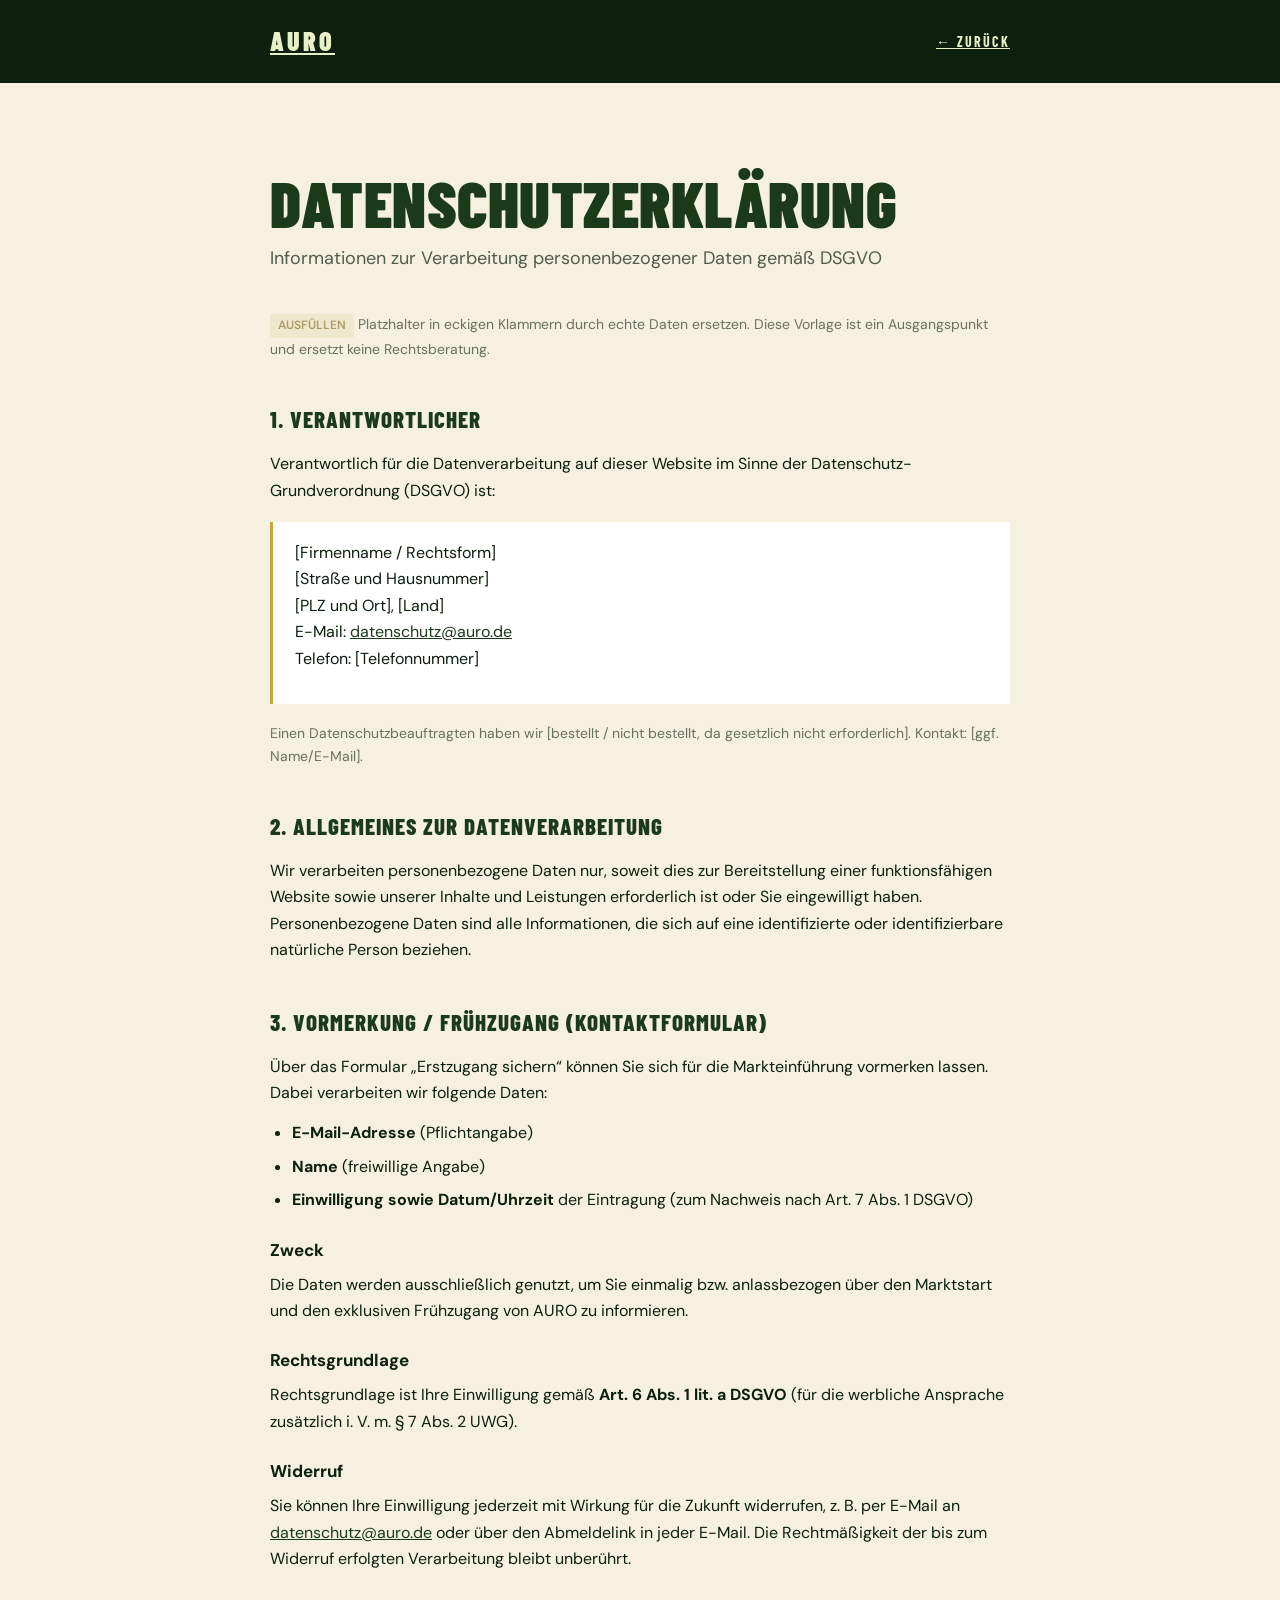
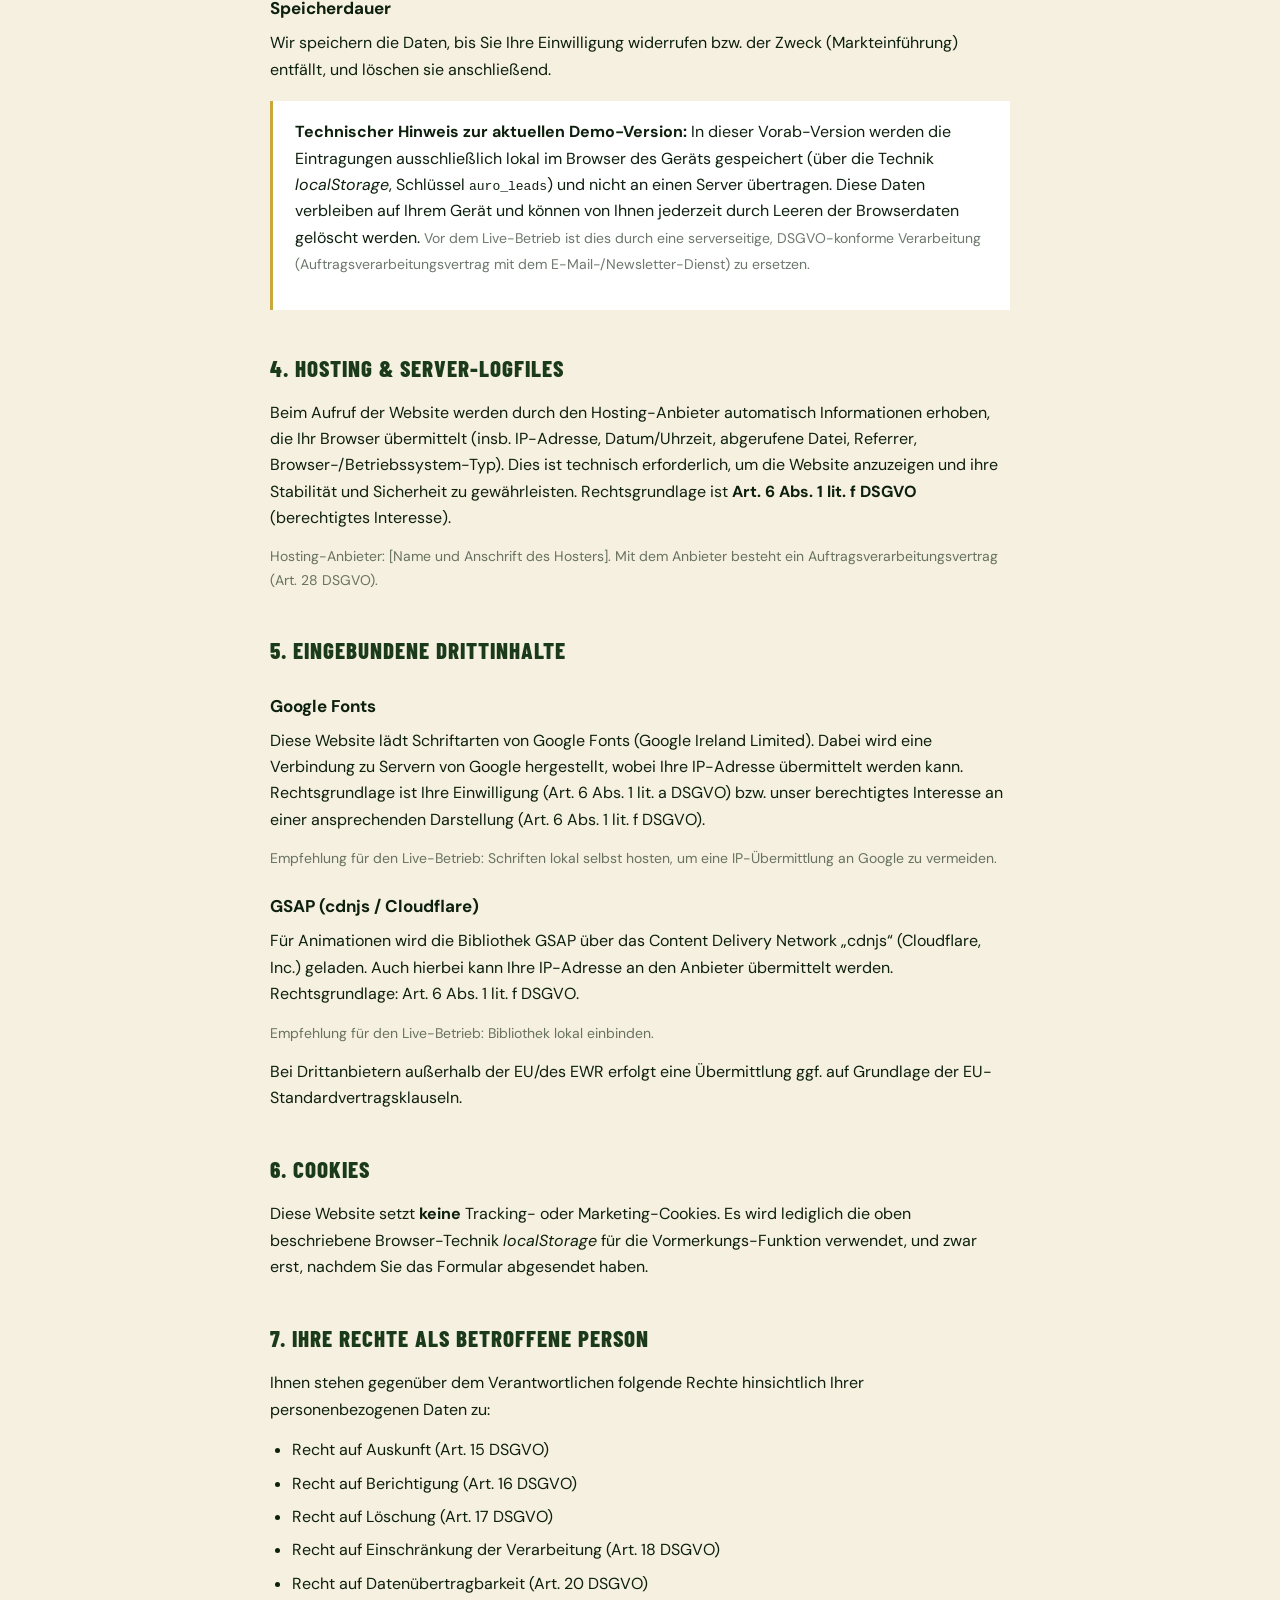
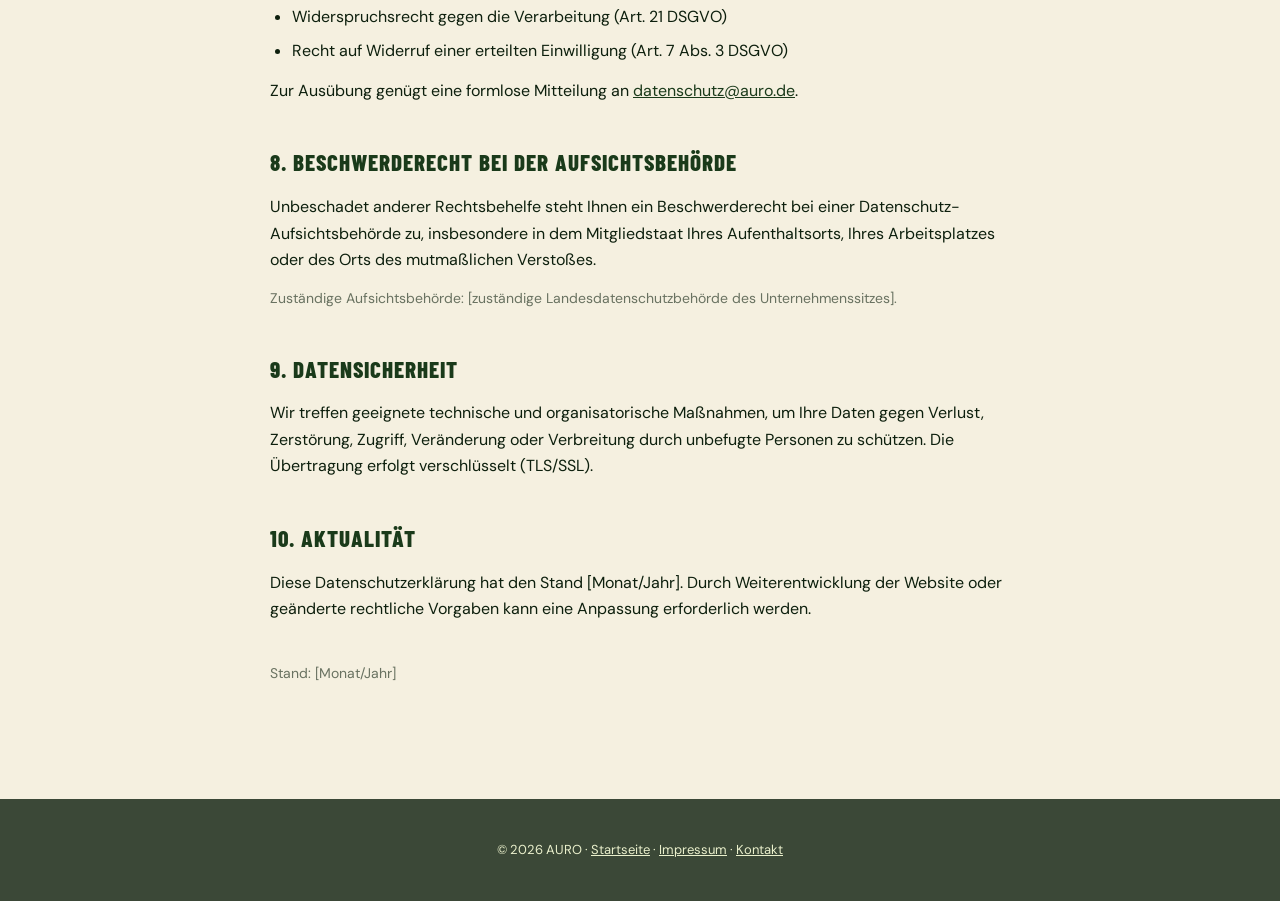
<file: datenschutz.html>
<!DOCTYPE html>
<html lang="de">
<head>
<meta charset="UTF-8">
<meta name="viewport" content="width=device-width, initial-scale=1.0">
<title>Datenschutzerklärung — AURO</title>
<meta name="robots" content="noindex">
<link rel="icon" type="image/svg+xml" href="favicon.svg">
<link rel="preconnect" href="https://fonts.googleapis.com">
<link rel="preconnect" href="https://fonts.gstatic.com" crossorigin>
<link href="https://fonts.googleapis.com/css2?family=Barlow+Condensed:wght@600;700;800;900&family=DM+Sans:wght@400;500;600;700&display=swap" rel="stylesheet">
<style>
:root{
  --verde:#1a3a1a; --crema:#e8f0c8; --marfil:#f5f0e0; --dorado:#c8a83c; --verde-negro:#0d1f0d;
  --font-display:"Barlow Condensed","Arial Narrow",sans-serif;
  --font-body:"DM Sans",system-ui,sans-serif;
}
*,*::before,*::after{box-sizing:border-box;margin:0;padding:0;}
body{font-family:var(--font-body);background:var(--marfil);color:var(--verde-negro);line-height:1.65;-webkit-font-smoothing:antialiased;}
a{color:var(--verde);}
.topbar{background:var(--verde-negro);color:var(--crema);}
.topbar .inner{max-width:820px;margin-inline:auto;padding:20px clamp(20px,5vw,40px);display:flex;align-items:center;justify-content:space-between;}
.brand{font-family:var(--font-display);font-weight:900;text-transform:uppercase;letter-spacing:3px;font-size:26px;color:var(--crema);}
.back{font-family:var(--font-display);font-weight:700;text-transform:uppercase;letter-spacing:2px;font-size:14px;color:var(--crema);}
.back:hover{color:var(--dorado);}
.wrap{max-width:820px;margin-inline:auto;padding:clamp(48px,8vw,90px) clamp(20px,5vw,40px) 100px;}
h1{font-family:var(--font-display);font-weight:900;text-transform:uppercase;letter-spacing:.5px;font-size:clamp(38px,7vw,64px);color:var(--verde);line-height:.95;margin-bottom:10px;}
.lead{font-size:18px;opacity:.7;margin-bottom:40px;}
h2{font-family:var(--font-display);font-weight:800;text-transform:uppercase;letter-spacing:1px;font-size:23px;color:var(--verde);margin:40px 0 12px;}
h3{font-weight:700;font-size:17px;margin:22px 0 8px;}
p{margin-bottom:14px;}
ul{margin:0 0 14px 22px;}
li{margin-bottom:7px;}
.box{background:#fff;border-left:3px solid var(--dorado);padding:18px 22px;margin:18px 0;}
.muted{font-size:14px;opacity:.6;}
.tag{display:inline-block;background:rgba(200,168,60,.18);color:#7a6418;padding:2px 8px;border-radius:2px;font-size:12px;font-weight:600;}
footer{background:var(--verde-negro);color:var(--crema);text-align:center;padding:40px 20px;font-size:13px;opacity:.8;}
footer a{color:var(--crema);}
</style>
</head>
<body>
<div class="topbar"><div class="inner"><a href="index.html" class="brand">AURO</a><a href="index.html" class="back">← Zurück</a></div></div>

<main class="wrap">
  <h1>Datenschutz&shy;erklärung</h1>
  <p class="lead">Informationen zur Verarbeitung personenbezogener Daten gemäß DSGVO</p>

  <p class="muted"><span class="tag">AUSFÜLLEN</span> Platzhalter in eckigen Klammern durch echte Daten ersetzen. Diese Vorlage ist ein Ausgangspunkt und ersetzt keine Rechtsberatung.</p>

  <h2>1. Verantwortlicher</h2>
  <p>Verantwortlich für die Datenverarbeitung auf dieser Website im Sinne der Datenschutz-Grundverordnung (DSGVO) ist:</p>
  <div class="box">
    <p>[Firmenname / Rechtsform]<br>
    [Straße und Hausnummer]<br>
    [PLZ und Ort], [Land]<br>
    E-Mail: <a href="mailto:datenschutz@auro.de">datenschutz@auro.de</a><br>
    Telefon: [Telefonnummer]</p>
  </div>
  <p class="muted">Einen Datenschutzbeauftragten haben wir [bestellt / nicht bestellt, da gesetzlich nicht erforderlich]. Kontakt: [ggf. Name/E-Mail].</p>

  <h2>2. Allgemeines zur Datenverarbeitung</h2>
  <p>Wir verarbeiten personenbezogene Daten nur, soweit dies zur Bereitstellung einer funktionsfähigen Website sowie unserer Inhalte und Leistungen erforderlich ist oder Sie eingewilligt haben. Personenbezogene Daten sind alle Informationen, die sich auf eine identifizierte oder identifizierbare natürliche Person beziehen.</p>

  <h2>3. Vormerkung / Frühzugang (Kontaktformular)</h2>
  <p>Über das Formular „Erstzugang sichern“ können Sie sich für die Markteinführung vormerken lassen. Dabei verarbeiten wir folgende Daten:</p>
  <ul>
    <li><strong>E-Mail-Adresse</strong> (Pflichtangabe)</li>
    <li><strong>Name</strong> (freiwillige Angabe)</li>
    <li><strong>Einwilligung sowie Datum/Uhrzeit</strong> der Eintragung (zum Nachweis nach Art. 7 Abs. 1 DSGVO)</li>
  </ul>
  <h3>Zweck</h3>
  <p>Die Daten werden ausschließlich genutzt, um Sie einmalig bzw. anlassbezogen über den Marktstart und den exklusiven Frühzugang von AURO zu informieren.</p>
  <h3>Rechtsgrundlage</h3>
  <p>Rechtsgrundlage ist Ihre Einwilligung gemäß <strong>Art. 6 Abs. 1 lit. a DSGVO</strong> (für die werbliche Ansprache zusätzlich i. V. m. § 7 Abs. 2 UWG).</p>
  <h3>Widerruf</h3>
  <p>Sie können Ihre Einwilligung jederzeit mit Wirkung für die Zukunft widerrufen, z. B. per E-Mail an <a href="mailto:datenschutz@auro.de">datenschutz@auro.de</a> oder über den Abmeldelink in jeder E-Mail. Die Rechtmäßigkeit der bis zum Widerruf erfolgten Verarbeitung bleibt unberührt.</p>
  <h3>Speicherdauer</h3>
  <p>Wir speichern die Daten, bis Sie Ihre Einwilligung widerrufen bzw. der Zweck (Markteinführung) entfällt, und löschen sie anschließend.</p>
  <div class="box">
    <p><strong>Technischer Hinweis zur aktuellen Demo-Version:</strong> In dieser Vorab-Version werden die Eintragungen ausschließlich lokal im Browser des Geräts gespeichert (über die Technik <em>localStorage</em>, Schlüssel <code>auro_leads</code>) und nicht an einen Server übertragen. Diese Daten verbleiben auf Ihrem Gerät und können von Ihnen jederzeit durch Leeren der Browserdaten gelöscht werden. <span class="muted">Vor dem Live-Betrieb ist dies durch eine serverseitige, DSGVO-konforme Verarbeitung (Auftragsverarbeitungsvertrag mit dem E-Mail-/Newsletter-Dienst) zu ersetzen.</span></p>
  </div>

  <h2>4. Hosting &amp; Server-Logfiles</h2>
  <p>Beim Aufruf der Website werden durch den Hosting-Anbieter automatisch Informationen erhoben, die Ihr Browser übermittelt (insb. IP-Adresse, Datum/Uhrzeit, abgerufene Datei, Referrer, Browser-/Betriebssystem-Typ). Dies ist technisch erforderlich, um die Website anzuzeigen und ihre Stabilität und Sicherheit zu gewährleisten. Rechtsgrundlage ist <strong>Art. 6 Abs. 1 lit. f DSGVO</strong> (berechtigtes Interesse).</p>
  <p class="muted">Hosting-Anbieter: [Name und Anschrift des Hosters]. Mit dem Anbieter besteht ein Auftragsverarbeitungsvertrag (Art. 28 DSGVO).</p>

  <h2>5. Eingebundene Drittinhalte</h2>
  <h3>Google Fonts</h3>
  <p>Diese Website lädt Schriftarten von Google Fonts (Google Ireland Limited). Dabei wird eine Verbindung zu Servern von Google hergestellt, wobei Ihre IP-Adresse übermittelt werden kann. Rechtsgrundlage ist Ihre Einwilligung (Art. 6 Abs. 1 lit. a DSGVO) bzw. unser berechtigtes Interesse an einer ansprechenden Darstellung (Art. 6 Abs. 1 lit. f DSGVO).</p>
  <p class="muted">Empfehlung für den Live-Betrieb: Schriften lokal selbst hosten, um eine IP-Übermittlung an Google zu vermeiden.</p>
  <h3>GSAP (cdnjs / Cloudflare)</h3>
  <p>Für Animationen wird die Bibliothek GSAP über das Content Delivery Network „cdnjs“ (Cloudflare, Inc.) geladen. Auch hierbei kann Ihre IP-Adresse an den Anbieter übermittelt werden. Rechtsgrundlage: Art. 6 Abs. 1 lit. f DSGVO.</p>
  <p class="muted">Empfehlung für den Live-Betrieb: Bibliothek lokal einbinden.</p>
  <p>Bei Drittanbietern außerhalb der EU/des EWR erfolgt eine Übermittlung ggf. auf Grundlage der EU-Standardvertragsklauseln.</p>

  <h2>6. Cookies</h2>
  <p>Diese Website setzt <strong>keine</strong> Tracking- oder Marketing-Cookies. Es wird lediglich die oben beschriebene Browser-Technik <em>localStorage</em> für die Vormerkungs-Funktion verwendet, und zwar erst, nachdem Sie das Formular abgesendet haben.</p>

  <h2>7. Ihre Rechte als betroffene Person</h2>
  <p>Ihnen stehen gegenüber dem Verantwortlichen folgende Rechte hinsichtlich Ihrer personenbezogenen Daten zu:</p>
  <ul>
    <li>Recht auf Auskunft (Art. 15 DSGVO)</li>
    <li>Recht auf Berichtigung (Art. 16 DSGVO)</li>
    <li>Recht auf Löschung (Art. 17 DSGVO)</li>
    <li>Recht auf Einschränkung der Verarbeitung (Art. 18 DSGVO)</li>
    <li>Recht auf Datenübertragbarkeit (Art. 20 DSGVO)</li>
    <li>Widerspruchsrecht gegen die Verarbeitung (Art. 21 DSGVO)</li>
    <li>Recht auf Widerruf einer erteilten Einwilligung (Art. 7 Abs. 3 DSGVO)</li>
  </ul>
  <p>Zur Ausübung genügt eine formlose Mitteilung an <a href="mailto:datenschutz@auro.de">datenschutz@auro.de</a>.</p>

  <h2>8. Beschwerderecht bei der Aufsichtsbehörde</h2>
  <p>Unbeschadet anderer Rechtsbehelfe steht Ihnen ein Beschwerderecht bei einer Datenschutz-Aufsichtsbehörde zu, insbesondere in dem Mitgliedstaat Ihres Aufenthaltsorts, Ihres Arbeitsplatzes oder des Orts des mutmaßlichen Verstoßes.</p>
  <p class="muted">Zuständige Aufsichtsbehörde: [zuständige Landesdatenschutzbehörde des Unternehmenssitzes].</p>

  <h2>9. Datensicherheit</h2>
  <p>Wir treffen geeignete technische und organisatorische Maßnahmen, um Ihre Daten gegen Verlust, Zerstörung, Zugriff, Veränderung oder Verbreitung durch unbefugte Personen zu schützen. Die Übertragung erfolgt verschlüsselt (TLS/SSL).</p>

  <h2>10. Aktualität</h2>
  <p>Diese Datenschutzerklärung hat den Stand [Monat/Jahr]. Durch Weiterentwicklung der Website oder geänderte rechtliche Vorgaben kann eine Anpassung erforderlich werden.</p>

  <p class="muted" style="margin-top:40px;">Stand: [Monat/Jahr]</p>
</main>

<footer>© 2026 AURO · <a href="index.html">Startseite</a> · <a href="impressum.html">Impressum</a> · <a href="kontakt.html">Kontakt</a></footer>
</body>
</html>
</file>
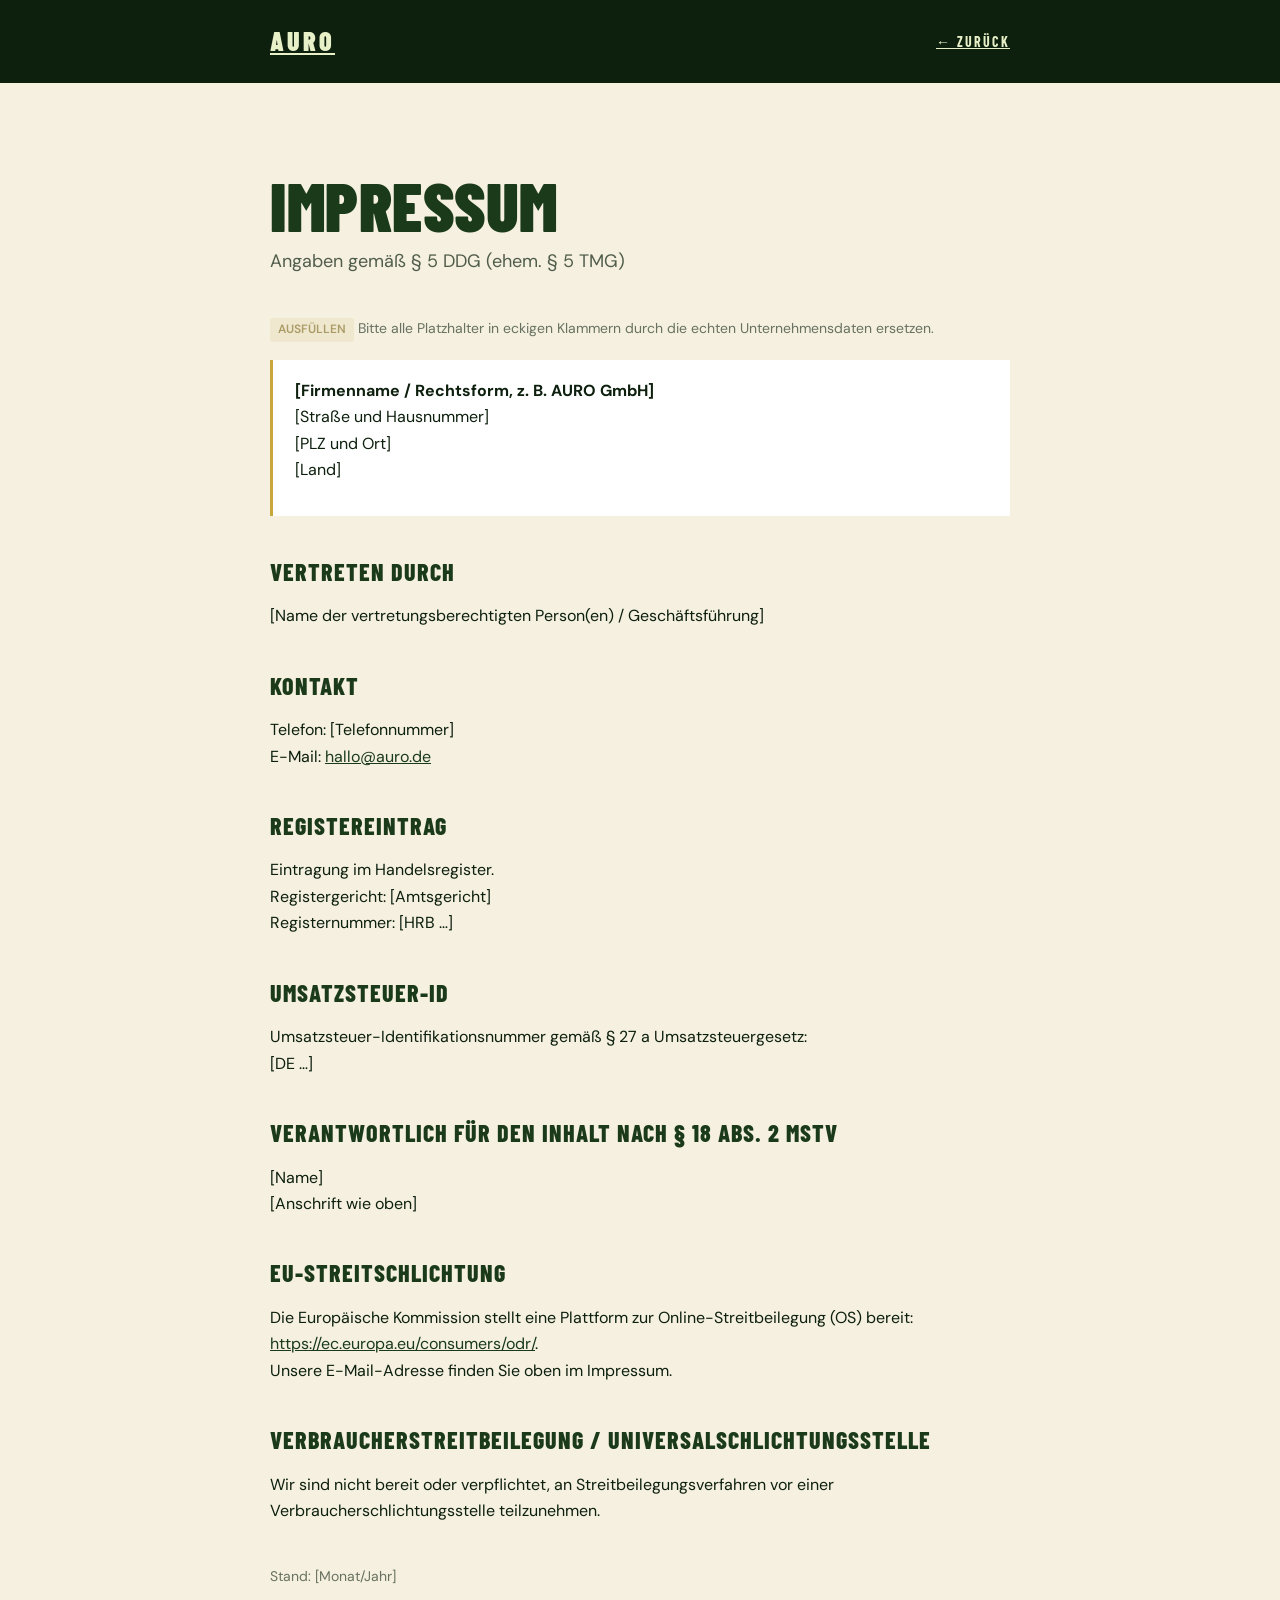
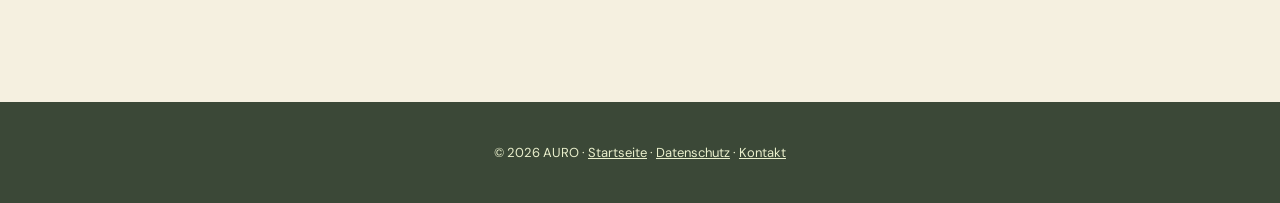
<file: impressum.html>
<!DOCTYPE html>
<html lang="de">
<head>
<meta charset="UTF-8">
<meta name="viewport" content="width=device-width, initial-scale=1.0">
<title>Impressum — AURO</title>
<meta name="robots" content="noindex">
<link rel="icon" type="image/svg+xml" href="favicon.svg">
<link rel="preconnect" href="https://fonts.googleapis.com">
<link rel="preconnect" href="https://fonts.gstatic.com" crossorigin>
<link href="https://fonts.googleapis.com/css2?family=Barlow+Condensed:wght@600;700;800;900&family=DM+Sans:wght@400;500;600;700&display=swap" rel="stylesheet">
<style>
:root{
  --verde:#1a3a1a; --crema:#e8f0c8; --marfil:#f5f0e0; --dorado:#c8a83c; --verde-negro:#0d1f0d;
  --font-display:"Barlow Condensed","Arial Narrow",sans-serif;
  --font-body:"DM Sans",system-ui,sans-serif;
}
*,*::before,*::after{box-sizing:border-box;margin:0;padding:0;}
body{font-family:var(--font-body);background:var(--marfil);color:var(--verde-negro);line-height:1.65;-webkit-font-smoothing:antialiased;}
a{color:var(--verde);}
.topbar{background:var(--verde-negro);color:var(--crema);}
.topbar .inner{max-width:820px;margin-inline:auto;padding:20px clamp(20px,5vw,40px);display:flex;align-items:center;justify-content:space-between;}
.brand{font-family:var(--font-display);font-weight:900;text-transform:uppercase;letter-spacing:3px;font-size:26px;color:var(--crema);}
.back{font-family:var(--font-display);font-weight:700;text-transform:uppercase;letter-spacing:2px;font-size:14px;color:var(--crema);}
.back:hover{color:var(--dorado);}
.wrap{max-width:820px;margin-inline:auto;padding:clamp(48px,8vw,90px) clamp(20px,5vw,40px) 100px;}
h1{font-family:var(--font-display);font-weight:900;text-transform:uppercase;letter-spacing:.5px;font-size:clamp(40px,8vw,68px);color:var(--verde);line-height:.95;margin-bottom:10px;}
.lead{font-size:18px;opacity:.7;margin-bottom:40px;}
h2{font-family:var(--font-display);font-weight:800;text-transform:uppercase;letter-spacing:1px;font-size:24px;color:var(--verde);margin:36px 0 12px;}
p{margin-bottom:14px;}
.box{background:#fff;border-left:3px solid var(--dorado);padding:18px 22px;margin:18px 0;}
.muted{font-size:14px;opacity:.6;}
.tag{display:inline-block;background:rgba(200,168,60,.18);color:#7a6418;padding:2px 8px;border-radius:2px;font-size:12px;font-weight:600;}
footer{background:var(--verde-negro);color:var(--crema);text-align:center;padding:40px 20px;font-size:13px;opacity:.8;}
footer a{color:var(--crema);}
</style>
</head>
<body>
<div class="topbar"><div class="inner"><a href="index.html" class="brand">AURO</a><a href="index.html" class="back">← Zurück</a></div></div>

<main class="wrap">
  <h1>Impressum</h1>
  <p class="lead">Angaben gemäß § 5 DDG (ehem. § 5 TMG)</p>

  <p class="muted"><span class="tag">AUSFÜLLEN</span> Bitte alle Platzhalter in eckigen Klammern durch die echten Unternehmensdaten ersetzen.</p>

  <div class="box">
    <p><strong>[Firmenname / Rechtsform, z. B. AURO GmbH]</strong><br>
    [Straße und Hausnummer]<br>
    [PLZ und Ort]<br>
    [Land]</p>
  </div>

  <h2>Vertreten durch</h2>
  <p>[Name der vertretungsberechtigten Person(en) / Geschäftsführung]</p>

  <h2>Kontakt</h2>
  <p>Telefon: [Telefonnummer]<br>
  E-Mail: <a href="mailto:hallo@auro.de">hallo@auro.de</a></p>

  <h2>Registereintrag</h2>
  <p>Eintragung im Handelsregister.<br>
  Registergericht: [Amtsgericht]<br>
  Registernummer: [HRB …]</p>

  <h2>Umsatzsteuer-ID</h2>
  <p>Umsatzsteuer-Identifikationsnummer gemäß § 27 a Umsatzsteuergesetz:<br>
  [DE …]</p>

  <h2>Verantwortlich für den Inhalt nach § 18 Abs. 2 MStV</h2>
  <p>[Name]<br>[Anschrift wie oben]</p>

  <h2>EU-Streitschlichtung</h2>
  <p>Die Europäische Kommission stellt eine Plattform zur Online-Streitbeilegung (OS) bereit:
  <a href="https://ec.europa.eu/consumers/odr/" target="_blank" rel="noopener">https://ec.europa.eu/consumers/odr/</a>.<br>
  Unsere E-Mail-Adresse finden Sie oben im Impressum.</p>

  <h2>Verbraucherstreitbeilegung / Universalschlichtungsstelle</h2>
  <p>Wir sind nicht bereit oder verpflichtet, an Streitbeilegungsverfahren vor einer Verbraucherschlichtungsstelle teilzunehmen.</p>

  <p class="muted" style="margin-top:40px;">Stand: [Monat/Jahr]</p>
</main>

<footer>© 2026 AURO · <a href="index.html">Startseite</a> · <a href="datenschutz.html">Datenschutz</a> · <a href="kontakt.html">Kontakt</a></footer>
</body>
</html>
</file>
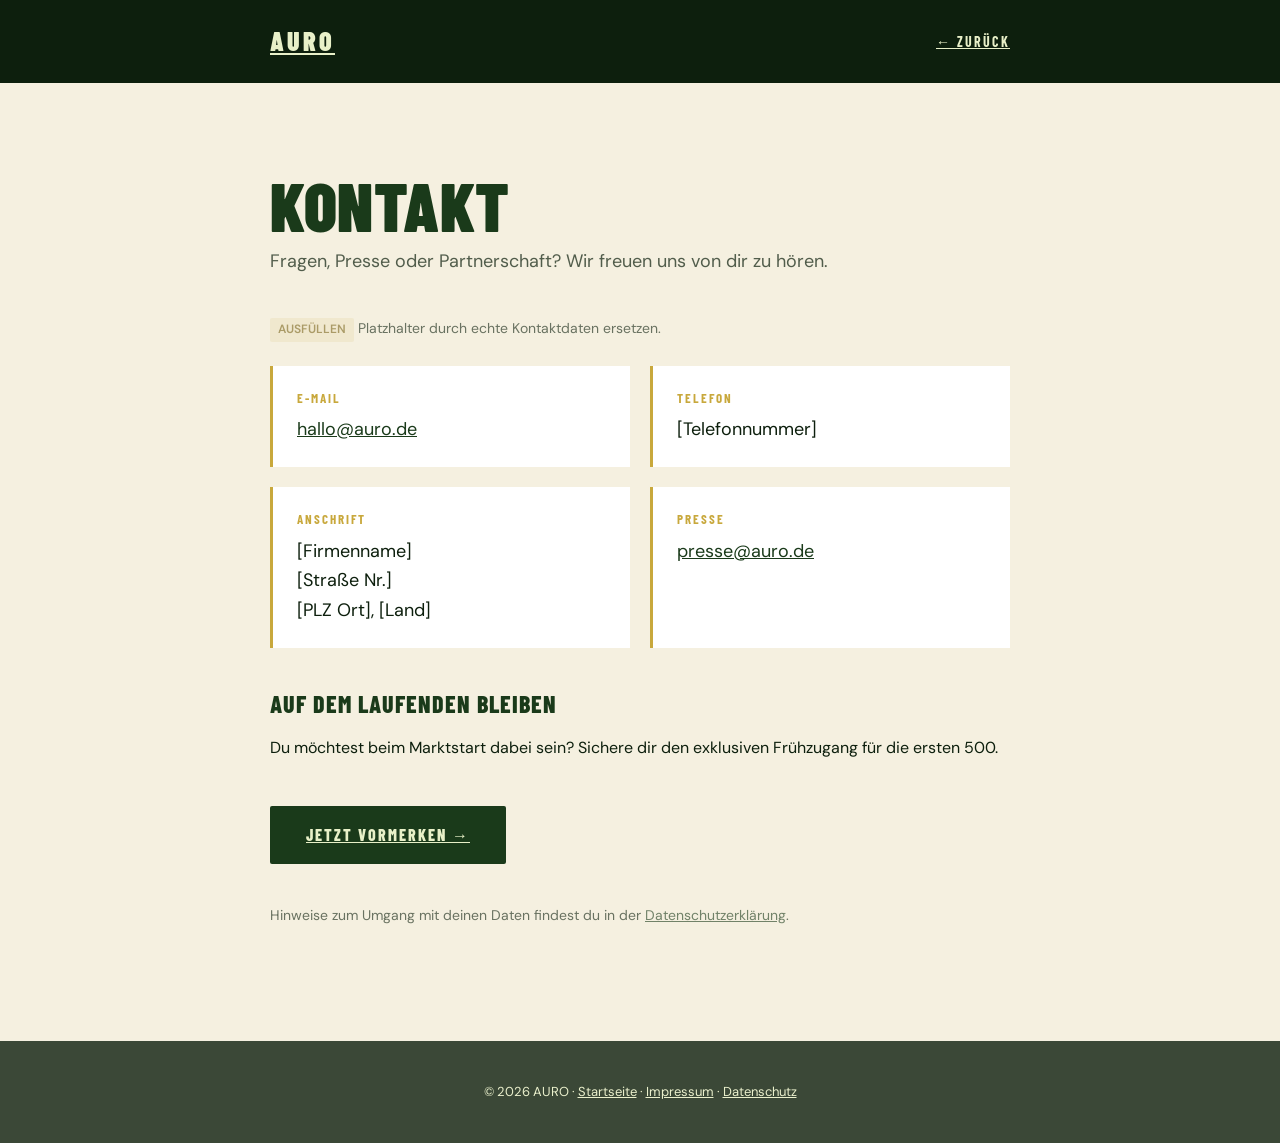
<file: kontakt.html>
<!DOCTYPE html>
<html lang="de">
<head>
<meta charset="UTF-8">
<meta name="viewport" content="width=device-width, initial-scale=1.0">
<title>Kontakt — AURO</title>
<meta name="robots" content="noindex">
<link rel="icon" type="image/svg+xml" href="favicon.svg">
<link rel="preconnect" href="https://fonts.googleapis.com">
<link rel="preconnect" href="https://fonts.gstatic.com" crossorigin>
<link href="https://fonts.googleapis.com/css2?family=Barlow+Condensed:wght@600;700;800;900&family=DM+Sans:wght@400;500;600;700&display=swap" rel="stylesheet">
<style>
:root{
  --verde:#1a3a1a; --crema:#e8f0c8; --marfil:#f5f0e0; --dorado:#c8a83c; --verde-negro:#0d1f0d;
  --font-display:"Barlow Condensed","Arial Narrow",sans-serif;
  --font-body:"DM Sans",system-ui,sans-serif;
}
*,*::before,*::after{box-sizing:border-box;margin:0;padding:0;}
body{font-family:var(--font-body);background:var(--marfil);color:var(--verde-negro);line-height:1.65;-webkit-font-smoothing:antialiased;}
a{color:var(--verde);}
.topbar{background:var(--verde-negro);color:var(--crema);}
.topbar .inner{max-width:820px;margin-inline:auto;padding:20px clamp(20px,5vw,40px);display:flex;align-items:center;justify-content:space-between;}
.brand{font-family:var(--font-display);font-weight:900;text-transform:uppercase;letter-spacing:3px;font-size:26px;color:var(--crema);}
.back{font-family:var(--font-display);font-weight:700;text-transform:uppercase;letter-spacing:2px;font-size:14px;color:var(--crema);}
.back:hover{color:var(--dorado);}
.wrap{max-width:820px;margin-inline:auto;padding:clamp(48px,8vw,90px) clamp(20px,5vw,40px) 100px;}
h1{font-family:var(--font-display);font-weight:900;text-transform:uppercase;letter-spacing:.5px;font-size:clamp(40px,8vw,68px);color:var(--verde);line-height:.95;margin-bottom:10px;}
.lead{font-size:18px;opacity:.7;margin-bottom:40px;}
h2{font-family:var(--font-display);font-weight:800;text-transform:uppercase;letter-spacing:1px;font-size:24px;color:var(--verde);margin:36px 0 12px;}
p{margin-bottom:14px;}
.cards{display:grid;grid-template-columns:1fr 1fr;gap:20px;margin-top:24px;}
@media(max-width:620px){.cards{grid-template-columns:1fr;}}
.card{background:#fff;border-left:3px solid var(--dorado);padding:22px 24px;}
.card .k{font-family:var(--font-display);font-weight:700;text-transform:uppercase;letter-spacing:2px;font-size:13px;color:var(--dorado);margin-bottom:6px;}
.card .v{font-size:18px;}
.muted{font-size:14px;opacity:.6;}
.tag{display:inline-block;background:rgba(200,168,60,.18);color:#7a6418;padding:2px 8px;border-radius:2px;font-size:12px;font-weight:600;}
.cta{display:inline-block;margin-top:30px;font-family:var(--font-display);font-weight:800;text-transform:uppercase;letter-spacing:2px;font-size:16px;padding:16px 36px;background:var(--verde);color:var(--crema);border-radius:2px;}
.cta:hover{background:var(--verde-negro);}
footer{background:var(--verde-negro);color:var(--crema);text-align:center;padding:40px 20px;font-size:13px;opacity:.8;}
footer a{color:var(--crema);}
</style>
</head>
<body>
<div class="topbar"><div class="inner"><a href="index.html" class="brand">AURO</a><a href="index.html" class="back">← Zurück</a></div></div>

<main class="wrap">
  <h1>Kontakt</h1>
  <p class="lead">Fragen, Presse oder Partnerschaft? Wir freuen uns von dir zu hören.</p>

  <p class="muted"><span class="tag">AUSFÜLLEN</span> Platzhalter durch echte Kontaktdaten ersetzen.</p>

  <div class="cards">
    <div class="card">
      <div class="k">E-Mail</div>
      <div class="v"><a href="mailto:hallo@auro.de">hallo@auro.de</a></div>
    </div>
    <div class="card">
      <div class="k">Telefon</div>
      <div class="v">[Telefonnummer]</div>
    </div>
    <div class="card">
      <div class="k">Anschrift</div>
      <div class="v">[Firmenname]<br>[Straße Nr.]<br>[PLZ Ort], [Land]</div>
    </div>
    <div class="card">
      <div class="k">Presse</div>
      <div class="v"><a href="mailto:presse@auro.de">presse@auro.de</a></div>
    </div>
  </div>

  <h2>Auf dem Laufenden bleiben</h2>
  <p>Du möchtest beim Marktstart dabei sein? Sichere dir den exklusiven Frühzugang für die ersten 500.</p>
  <a class="cta" href="index.html#vormerken">Jetzt vormerken →</a>

  <p class="muted" style="margin-top:40px;">Hinweise zum Umgang mit deinen Daten findest du in der <a href="datenschutz.html">Datenschutzerklärung</a>.</p>
</main>

<footer>© 2026 AURO · <a href="index.html">Startseite</a> · <a href="impressum.html">Impressum</a> · <a href="datenschutz.html">Datenschutz</a></footer>
</body>
</html>
</file>
